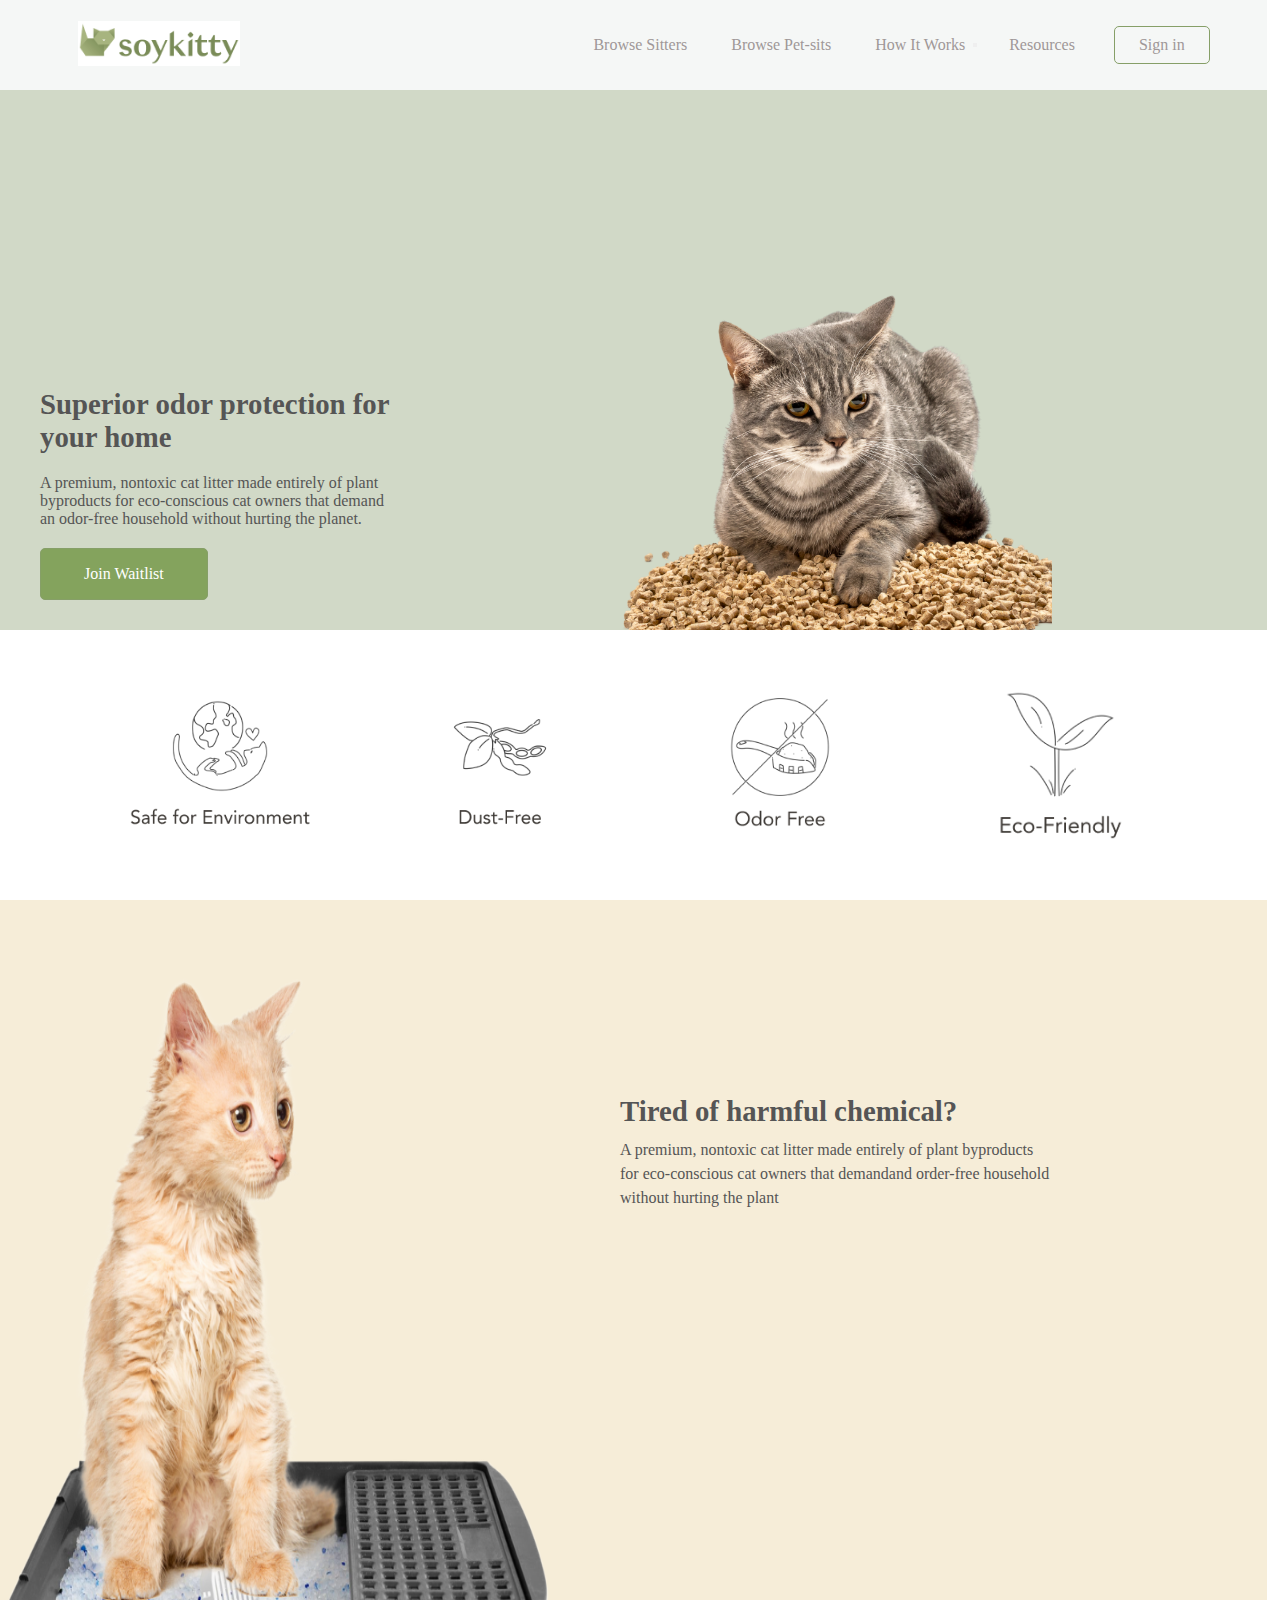
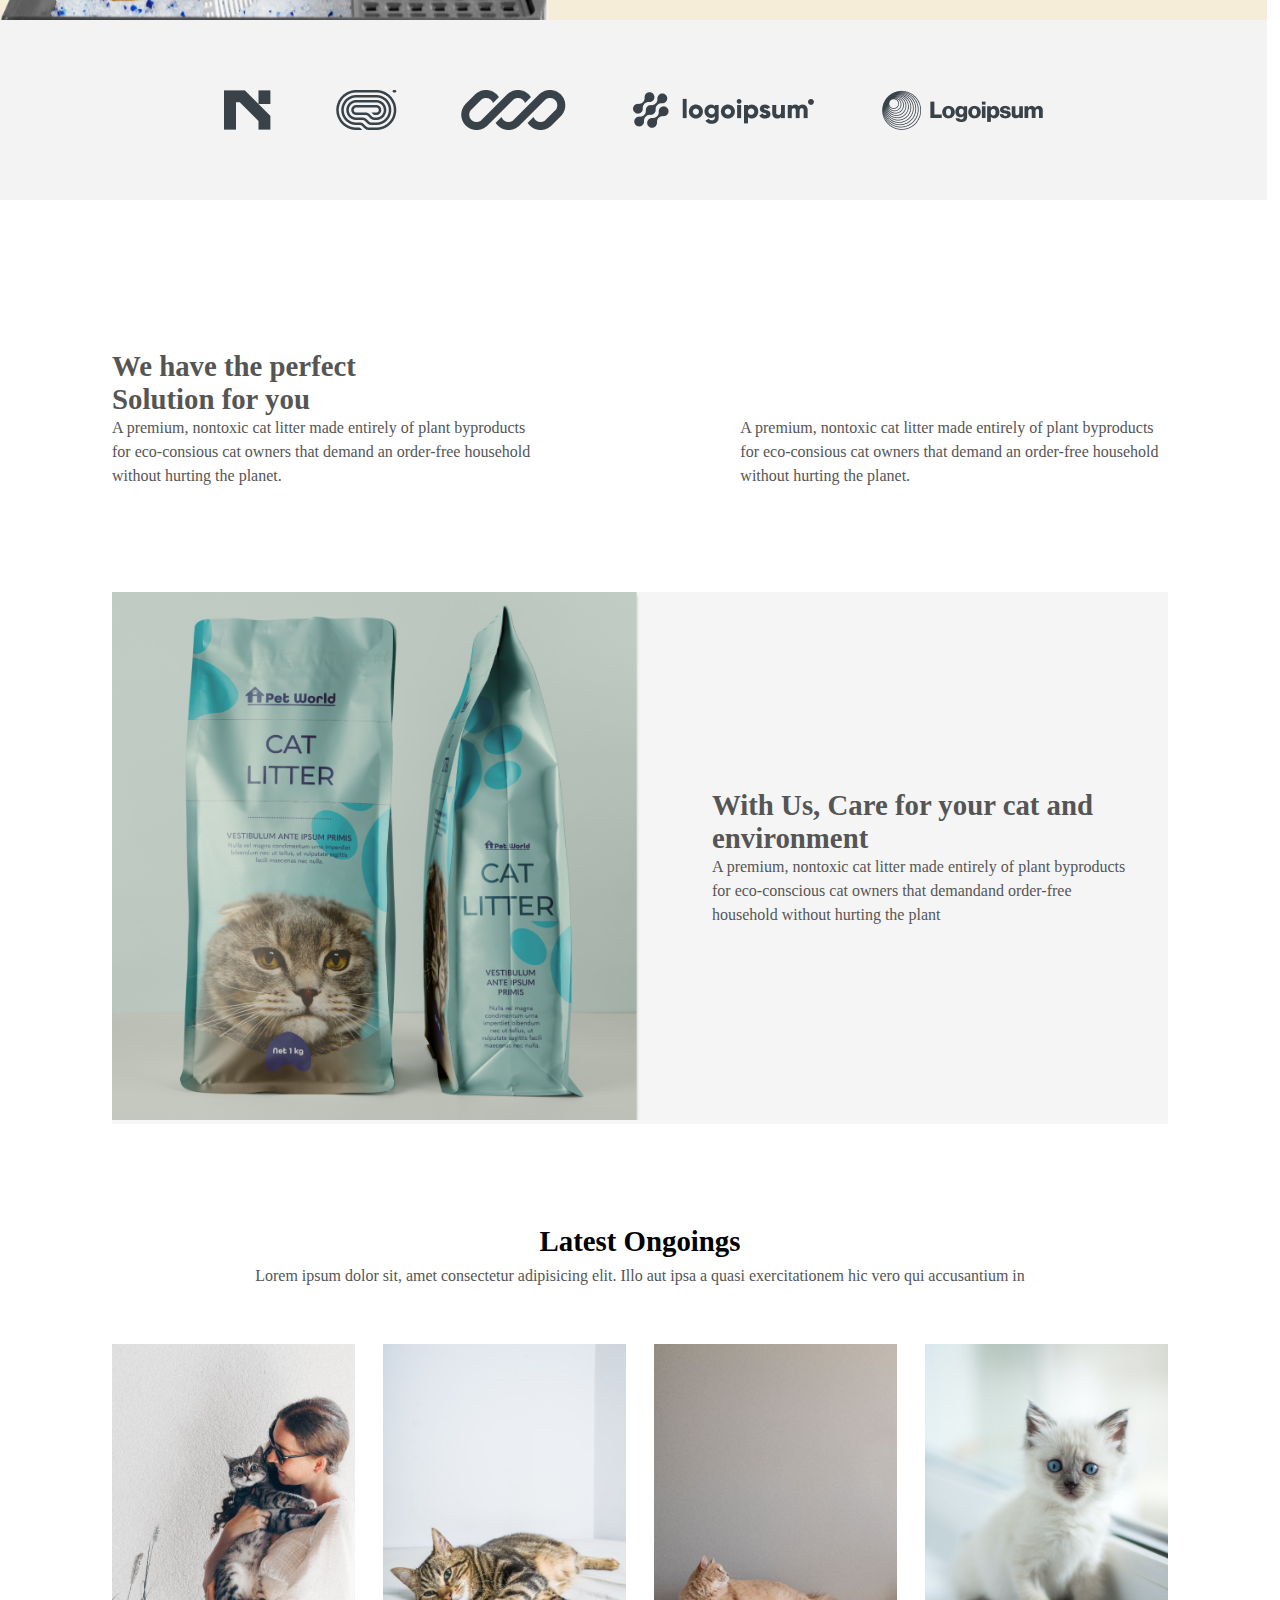
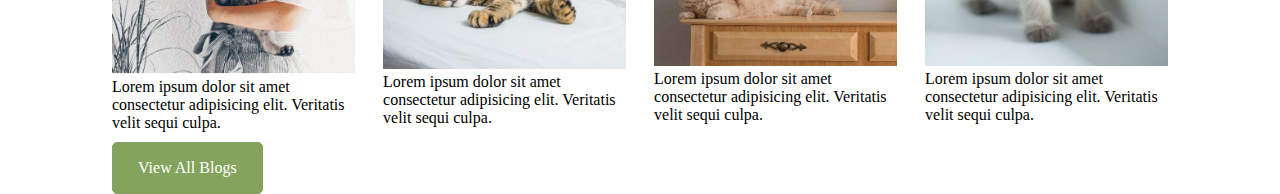
<file: index.html>
<!DOCTYPE html>
<html lang="en">

<head>
    <meta charset="UTF-8">
    <meta name="viewport" content="width=device-width, initial-scale=1.0">
    <title>Soykitty</title>
    <link rel="stylesheet" href="style.css">
</head>

<body>
    <nav id="navbar">
        <div id="logo">
            <img src="./img/logokity.png" alt="myonlinemeal.com">
        </div>
        <ul>
            <li class="item"><a href="#">Browse Sitters</a></li>
            <li class="item"><a href="#">Browse Pet-sits</a></li>
            <li class="item"><a href="#">How It Works</a></li>
            <li class="item"><a href="#">Resources</a></li>
        </ul>
            <a class="btn" href ="Sign_In.html">Sign in</a>
        <button class="hamburger">
            <div class="bar">

            </div>
        </button>
    </nav>
    <nav class="mobile-nav">
        <a href="#">Browse Sitters</a>
        <a href="#">Browse Pet-sits</a>
        <a href="#">How It Works</a>
        <a href="#">Resources</a>
        <a class="btn3" href="Sign_In.html">Sign in</a>
    </nav>
    <section id="home">
        <div class="main">
            <h3>Superior odor protection for your home</h3>
            <p>A premium, nontoxic cat litter made entirely of plant byproducts for eco-conscious cat owners that demand
                an odor-free household
                without hurting the planet.
            </p>
            <button class="btn1">Join Waitlist</button>
        </div>
        <div id="photo">
            <img src="./img/cat.png" alt="myonlinemeal.com">
        </div>
    </section>
    <section id="below">
        <img src="./img/Frame 10.png" alt="">
        <img src="./img/Frame 11.png" alt="">
        <img src="./img/Frame 12.png" alt="">
        <img src="./img/Frame 13.png" alt="">

    </section>
    <section id="home1">
        <div class="photo1">
            <img src="./img/cat2.png" alt="">
        </div>
        <div class="main1">
            <h3>Tired of harmful chemical?</h3>
            <p>A premium, nontoxic cat litter made entirely of plant byproducts for eco-conscious cat owners that
                demandand order-free household without hurting the plant</p>
        </div>
    </section>
    <section id="below1">
        <img src="./img/Logo.png" alt="">
        <img src="./img/Logo (1).png" alt="">
        <img src="./img/Logo (2).png" alt="">
        <img src="./img/Logo (3).png" alt="">
        <img src="./img/Logo (4).png" alt="">
    </section>
    <section id="home2">
        <div id="boxes">

            <div class="box">
                <h3>We have the perfect Solution for you</h3>
                <p>A premium, nontoxic cat litter made entirely of plant byproducts for eco-consious cat owners that
                    demand an order-free household without hurting the planet.</p>
            </div>
            <div class="box1">
                <p>A premium, nontoxic cat litter made entirely of plant byproducts for eco-consious cat owners that
                    demand an order-free household without hurting the planet.</p>
            </div>
        </div>
        <div id="boxes1">
            <div class="photo2">
                <img src="./img/Rectangle 5.png" alt="">
            </div>
            <div class="main2">
                <h3>With Us, Care for your cat and environment</h3>
                <p>A premium, nontoxic cat litter made entirely of plant byproducts for eco-conscious cat owners that
                    demandand order-free household without hurting the plant</p>
            </div>
        </div>
    </section>
    <section id="page4">
        <div class="main3">
            <h1>Latest Ongoings</h1>
            <p>Lorem ipsum dolor sit, amet consectetur adipisicing elit. Illo aut ipsa a quasi exercitationem hic vero
                qui accusantium in</p>
        </div>
        <div class="boxes2">
            <div class="img-box">
                <img src="./img/women.png" alt="">
                <p>Lorem ipsum dolor sit amet consectetur adipisicing elit. Veritatis velit sequi culpa.</p>
            </div>
            <div class="img-box">
                <img src="./img/pic2.png" alt="">
                <p>Lorem ipsum dolor sit amet consectetur adipisicing elit. Veritatis velit sequi culpa.</p>
            </div>
            <div class="img-box">
                <img src="./img/pic3.png" alt="">
                <p>Lorem ipsum dolor sit amet consectetur adipisicing elit. Veritatis velit sequi culpa.</p>
            </div>
            <div class="img-box">
                <img src="./img/pic4.png" alt="">
                <p>Lorem ipsum dolor sit amet consectetur adipisicing elit. Veritatis velit sequi culpa.</p>
            </div>
        </div>
        <button class="btn2 mt-10">View All Blogs</button>
    </section>
</body>
<script>
    document.addEventListener('DOMContentLoaded', function () {
        const menu_btn = document.querySelector('.hamburger');
        const nav = document.querySelector('#navbar');
        const mobile_menu = document.querySelector('.mobile-nav');

        menu_btn.addEventListener('click', function () {
            menu_btn.classList.toggle('is-active');
            mobile_menu.classList.toggle('is-active');
            nav.classList.toggle('is-active')
            if(menu_btn.classList.contains('is-active')){
                document.body.style.overflow = 'hidden';
            }
            else{
                document.body.style.overflow = 'auto';
            }
        });
    });


</script>

</html>
</file>
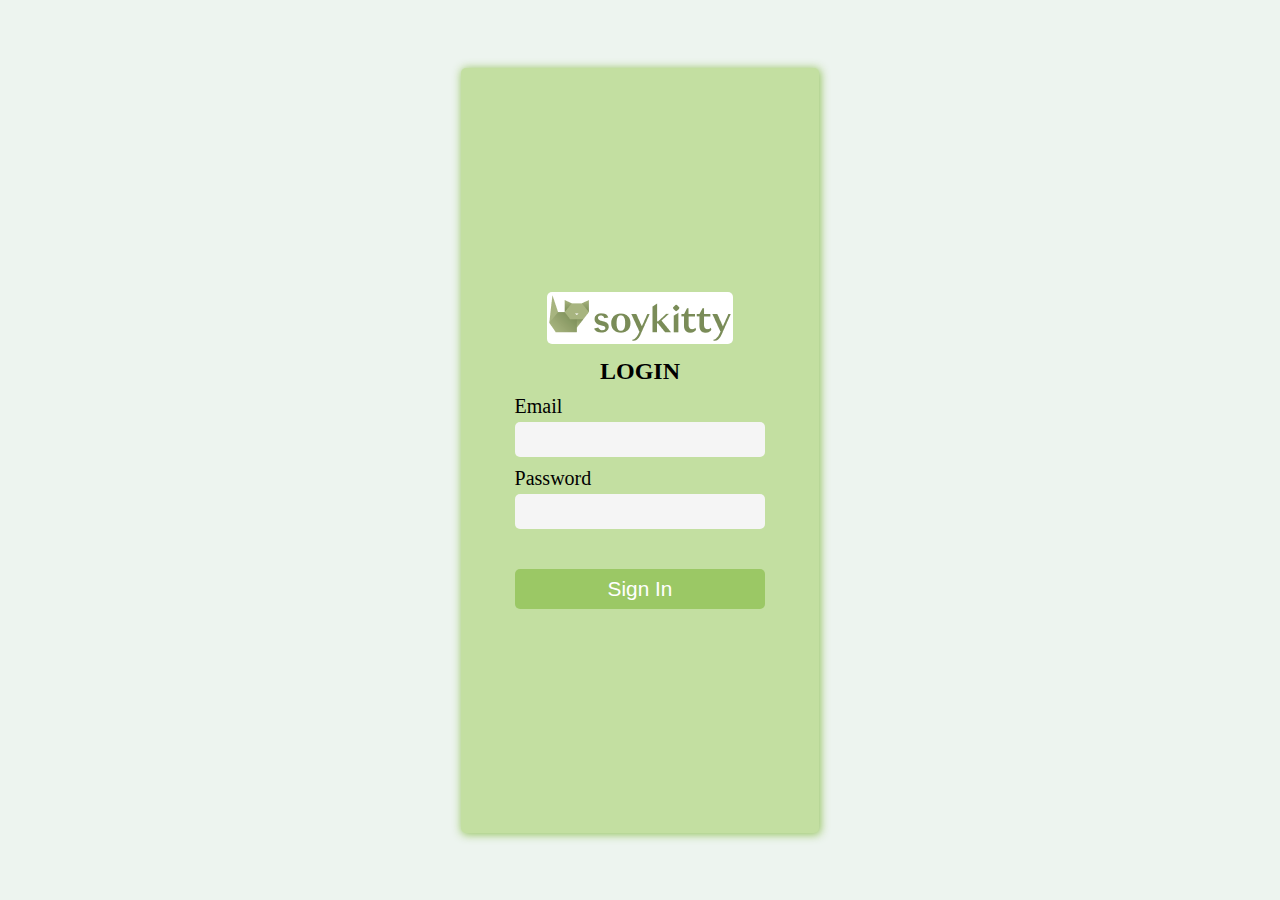
<file: Sign_In.html>
<!DOCTYPE html>
<html lang="en">
<head>
    <meta charset="UTF-8">
    <meta name="viewport" content="width=device-width, initial-scale=1.0">
    <title>Sign In</title>
    <link rel="stylesheet" href="Sign_In.css">
</head>
<body>
        <div class="center">
            <div class="photo">
                <img src="./img/logokity.png" alt="">
            </div>
            <div class="heading">
                <h2>LOGIN</h2>
            </div>
            <div class="input">
                <label for="Email">Email</label>
                <input type="text" name="email" id="email">
            </div>
            <div class="input">
                <label for="password">Password</label>
                <input type="password" name="password" id="password">
            </div>
            
            <div class="btn">
             <button>Sign In</button>
            </div>
        </div>

</body>
</html>
</file>
<file: style.css>
* {
    box-sizing: border-box;
    margin: 0;
    padding: 0;
}

#navbar {
    height: 10vh;
    display: flex;
    align-items: center;
    background-color: #f5f7f6;
    margin-right: 1%;
}
.mobile-nav{
    display: none;
}
#logo {
    margin: 10px 78px;
}

#logo img {
    width: 162px;
    height: 45px;

}

#navbar ul {
    display: flex;
    position: relative;
    left: 20%;
}

#navbar ul li {
    list-style: none;

}

#navbar ul li a {
    color: rgb(159 152 152);
    padding: 3px 22px;
    border-radius: 20px;
    text-decoration: none;
}

.btn {
    position: relative;
    left: 20%;
    padding: 9px 24px;
    border: 1px solid rgb(134 159 104);
    font-family: math;
    background-color: #f5f7f6;
    color: rgb(159 152 152);
    margin: 17px;
    font-size: 1.0rem;
    border-radius: 5px;
    cursor: pointer;
    text-decoration: none;
}

/* Section */
#home {
    height: 60vh;
    display: flex;
    background-color: #d1d9c7;
    margin-right: 1%;
    justify-content: space-between;
}

.main {
    width: 40%;
    display: flex;
    align-items: flex-start;
    justify-content: flex-end;
    flex-direction: column;
    gap: 20px;
    padding: 1.9rem 2.5rem;
}

.main h3 {
    width: 90%;
    font-size: 1.8rem;
    color: rgb(85 85 85);
}

.main p {
    width: 85%;
    color: rgb(85 85 85);
}

.btn1 {
    border: 1px solid rgb(134 159 104);
    padding: 16px 43px;
    color: rgb(255, 255, 255);
    background-color: rgb(132 163 93);
    font-family: math;
    border-radius: 5px;
    font-size: 1.0rem;
}

#photo {
    display: flex;
    justify-content: flex-end;
    align-items: flex-start;
    flex-direction: column;
    width: 60%;
}

#photo img {
    width: 545px;
    height: 400px;
}

#below {
    height: 30vh;
    display: flex;
    justify-content: space-around;
    align-items: center;
    padding: 0 5rem;
}

#below img {
    width: 180px;
    height: 150px;
    object-fit: contain;
}

/* page 2 */
#home1 {
    height: 80vh;
    display: flex;
    gap: 70px;
    margin-right: 1%;
    background-color: #F6EDD8;
}

.photo1 {
    display: flex;
    align-items: flex-end
}

.photo1 img {
    height: 90%;
    width: 550px;
}

.main1 {
    display: flex;
    justify-content: center;
    flex-direction: column;
    gap: 10px;
    width: 40%;
    height: 70%;
}

.main1 h3 {
    font-size: 1.8rem;
    color: rgb(85 85 85);
    font-family: 'Times New Roman', Times, serif;
}

.main1 p {
    color: rgb(85 85 85);
    width: 85%;
    line-height: 1.5;
}

#below1 {
    height: 20vh;
    display: flex;
    justify-content: space-evenly;
    align-items: center;
    margin-right: 1%;
    background-color: #F3F3F3;
    padding: 0 10rem;
}

#below1 img {
    object-fit: contain;
}

/* 3rd page */
#home2 {
    padding: 0 7rem;
}

#boxes {
    display: flex;
    height: 40vh;

}

.box {
    display: flex;
    justify-content: flex-end;
    align-items: flex-start;
    flex-direction: column;
    width: 50%;
    height: 80%;
}

.box h3 {
    width: inherit;
    font-size: 1.8rem;
    color: rgb(85 85 85);
    font-family: 'Times New Roman', Times, serif;
}

.box p {
    width: 81%;
    color: rgb(85 85 85);
    line-height: 1.5;
}

.box1 {
    display: flex;
    justify-content: flex-end;
    align-items: flex-end;
    width: 50%;
    height: 80%;

}

.box1 p {
    width: 81%;
    color: rgb(85 85 85);
    line-height: 1.5;
}

#boxes1 {
    display: flex;
    margin-top: 2rem;
    background-color: #F5F5F5;
}

.photo2 {
    width: 50%;
}

.photo2 img {
    width: 100%;
}

.main2 {
    display: flex;
    flex-direction: column;
    justify-content: center;
    align-items: center;
    width: 50%;
    padding-left: 72px;
    padding-right: 34px;
}

.main2 h3 {
    font-size: 1.8rem;
    color: rgb(85 85 85);
    font-family: 'Times New Roman', Times, serif;
}

.main2 p {
    color: rgb(85 85 85);
    line-height: 1.5;
}

/* page 4 */
#page4 {
    padding: 0 7rem;
}

.main3 {
    display: flex;
    flex-direction: column;
    justify-content: center;
    align-items: center;
    margin-top: 40px;
    height: 20vh;
    line-height: 1.5;
}

.main3 h1 {
    font-size: 1.8rem;
}

.main3 p {
    color: rgb(85 85 85);
}

.boxes2 {
    display: flex;
    width: 100%;
    justify-content: space-between;
}

.img-box {
    width: 23%;

}

.img-box img {
    width: 100%;
    object-fit: contain;
}

.btn2 {
    border: 1px solid rgb(134 159 104);
    padding: 16px 25px;
    color: rgb(255, 255, 255);
    background-color: rgb(132 163 93);
    font-family: math;
    border-radius: 5px;
    font-size: 1.0rem;
}

.mt-10 {
    margin-top: 10px;
}


@media only screen and (max-width: 768px) {
    #logo {
        margin: 10px 45px;
    }

    #navbar ul {
        display: flex;
        left: 0%;
    }

    #navbar ul li {
        display: flex;
    }

    .btn {
        left: 0%;
        padding: 0px 29px;
        margin: 2px;
        font-size: 1rem;
    }

    .main {
        width: 50%;
        display: flex;
        align-items: flex-start;
        justify-content: flex-end;
        flex-direction: column;
        gap: 10px;
        padding: 1.9rem 1.7rem;
    }

    .main h3 {
        width: 100%;
        font-size: 1.8rem;
        color: rgb(85 85 85);
    }

    .main p {
        width: 100%;
        color: rgb(85 85 85);
    }

    #photo {
        display: flex;
        justify-content: flex-end;
        align-items: flex-start;
        flex-direction: column;
        width: 50%;
    }

    #photo img {
        width: 90%;
        height: 90%;
    }

    /* Below */
    #below img {
        width: 136px;
        height: 100px;
        object-fit: contain;
    }

    /* page2 */
    #home1 {
        gap: 20px;

    }

    .photo1 img {
        height: 85%;
        width: 340px;
    }

    .main1 {
        width: 52%;
        height: 100%;
    }

    #below1 {
        padding: 0 4rem;
    }

    #below1 img {
        width: 125px;
        height: 28px;
        object-fit: contain;
    }

    /* page3 */
    #home2 {
        padding: 0 3rem;
    }

    .box {
        height: 90%;
    }

    .box h3 {
        font-size: 1.5rem;
        width: 64%;
    }

    .box p {
        width: 90%;
    }

    .box1 {
        height: 90%;
    }

    .box1 p {
        width: 90%;
    }

    .main2 {
        padding-left: 35px;
        padding-right: 24px;
    }

    .main2 h3 {
        font-size: 1.3rem;
    }

    /* page4 */
    #page4 {
        padding: 0 3rem;
    }

    .btn2 {
        padding: 15px 18px;
    }
}

@media only screen and (max-width: 480px) {
    #logo {
        margin: 5px 15px;
    }

    #logo img {
        width: 125px;
        height: 43px;
    }

    #navbar ul {
        display: none;
    }

    #navbar {
        justify-content: space-between;
        align-items: center;
        background-color: #f5f7f6;
        margin-right: 1%;
        position: sticky;
        z-index: 999;
        width: 100%;
    }

    .btn {
        display: none;
    }

    #home {
        flex-direction: column;
        height: auto;
    }

    .main {
        width: 100%;
    }

    #photo {
        width: 100%;
    }

    .main h3 {
        font-size: 1.5rem;
    }

    .btn1 {
        padding: 13px 26px;
    }

    #below {
        height: 15vh;
    }

    #below img {
        width: 85px;
        height: 65px;
        object-fit: contain;
    }

    #home1 {
        flex-direction: column-reverse;
        height: auto;
    }

    .main1 {
        width: 100%;
        padding: 30px 20px
    }

    #below1 {
        height: auto;
        padding: 20px;
        flex-wrap: wrap;
        gap: 1rem;
    }

    #home2 {
        padding: 30px 25px;
    }

    #boxes {
        flex-direction: column;
        height: auto;
    }

    .box {
        width: 100%;
    }

    .box h3 {
        width: 100%;
    }

    .box p {
        width: 100%;
    }

    .box1 {
        width: 100%;
    }

    .box1 p {
        width: 100%;
    }

    #boxes1 {
        width: 100%;
        flex-direction: column-reverse;
        gap: 1.5rem;
        justify-content: center;
        align-items: center;
        padding: 1rem 0;
    }

    .main2 {
        padding: 0;
        width: 80%;
    }

    .photo2 {
        width: 80%;

    }

    #page4 {
        padding: 0px 25px;
    }

    .photo2 img {
        width: 100%;
    }

    .boxes2 {
        gap: 1rem;
        flex-wrap: wrap;
    }

    .img-box {
        display: flex;
        width: 100%;
        gap: 1rem;
    }

    .img-box img {
        border-radius: 5px;
        width: 40%;
    }

    /* .img-box:nth-child(even){
        order: 1;
    }
    .img-box:nth-child(even){
        order:2;
    }  */
    .img-box:nth-child(even) img {
        order: 2;
      }
      
      .img-box:nth-child(even) p {
        order: 1;
      }
      
      /* Change order for odd .img-box elements */
      .img-box:nth-child(odd) img {
        order: 1;
      }
      
      .img-box:nth-child(odd) p {
        order: 2;
      }
    
      
    

    .main3 {
        height: auto;
        margin: 0;
    }

    .hamburger {
        position: relative;
        display: block;
        width: 30px;
        cursor: pointer;
        appearance: none;
        background: none;
        outline: none;
        border: none;
        margin: 0 10px;
    }

    .hamburger .bar,
    .hamburger::after,
    .hamburger::before {
        content: '';
        display: block;
        width: 100%;
        height: 5px;
        background-color: rgb(134 159 104);
        margin: 6px 0px;
        transition: 0.4s;
    }

    .hamburger.is-active::before {
        transform: rotate(-45deg) translate(-9px, 6px);
    }

    .hamburger.is-active::after {
        transform: rotate(45deg) translate(-9px, -6px);
    }

    .hamburger.is-active .bar {
        opacity: 0;
    }

    .mobile-nav {
        position: fixed;
        left: 100%;
        width: 100%;
        min-height: 80vh;
        display: flex;
        flex-direction: column;
        margin-top: 10vh;
        justify-content: center;
        align-items: center;
        z-index: 98;
        background-color: rgb(134 159 104);
        transition: 0.4s;
    }
    .mobile-nav.is-active{
        left: 0;
    }
    #navbar.is-active{
        position: fixed;
    }

    .mobile-nav a {
        text-align: center;
        margin-bottom: 16px;
        padding: 12px 16px;
        text-decoration: none;
        color: rgb(5, 5, 5);
        background-color: rgb(179, 231, 177);
        border-radius: 5px;
        width: 100%;
        max-width: 200px;
    }
    .mobile-nav a:hover{
        background-color: rgb(156, 233, 153);
    }

    .btn3 {
        padding: 9px 24px;
        border: 1px solid rgb(228, 235, 222);
        color: rgb(19, 18, 18);
        font-size: 1.0rem;
        border-radius: 5px;
        cursor: pointer;
        text-decoration: none;
    }
    .mobile-nav .btn3{
        background-color: whitesmoke;
    }

}
</file>
<file: Sign_In.css>
*{
    padding: 0;
    margin: 0;
}
body{

    height: 100vh;
    display: flex;
    align-items: center;
    justify-content: center;
    background-color: rgba(232, 241, 234, 0.781);
    overflow: hidden;
}
.center{
    height: 85vh;
    display: flex;
    justify-content: center;
    align-items: center;
    flex-direction: column;
    gap: 10px;
    width: 28%;
    background-color: rgb(195, 223, 161);
    border-radius: 5px;
    box-shadow: 1px 1px 8px 1px rgba(143, 192, 83, 0.87);
}
.photo img{
    border-radius: 5px;
}
.input{
    width: 70%;
    display: flex;
    flex-direction: column;
    gap: 4px;
}
.input label{
    font-size:1.25rem;
}
.input input{
    font-size: 1rem;
    height: 35px;
    padding: 0 5px;
    border-radius: 5px;
    /* border: 2px solid rgb(102, 129, 103);*/
    border: none;
    background-color: whitesmoke;
    
}
.btn{
    display: flex;
    flex-direction: column;
    width: 70%;
    margin-top: 30px;
}
.btn button{
    height: 40px;
    font-size: 1.3rem;
    border-radius: 5px;
    /* border: 2px solid rgb(102, 129, 103); */
    border: none;
    padding: 0 5px;
    color: white;
    background-color:rgba(143, 192, 83, 0.767) ;
    cursor: pointer;
}
@media only screen and (max-width: 480px) {
.center{
    height: 76vh;
    width: 70%;

}
}
</file>
